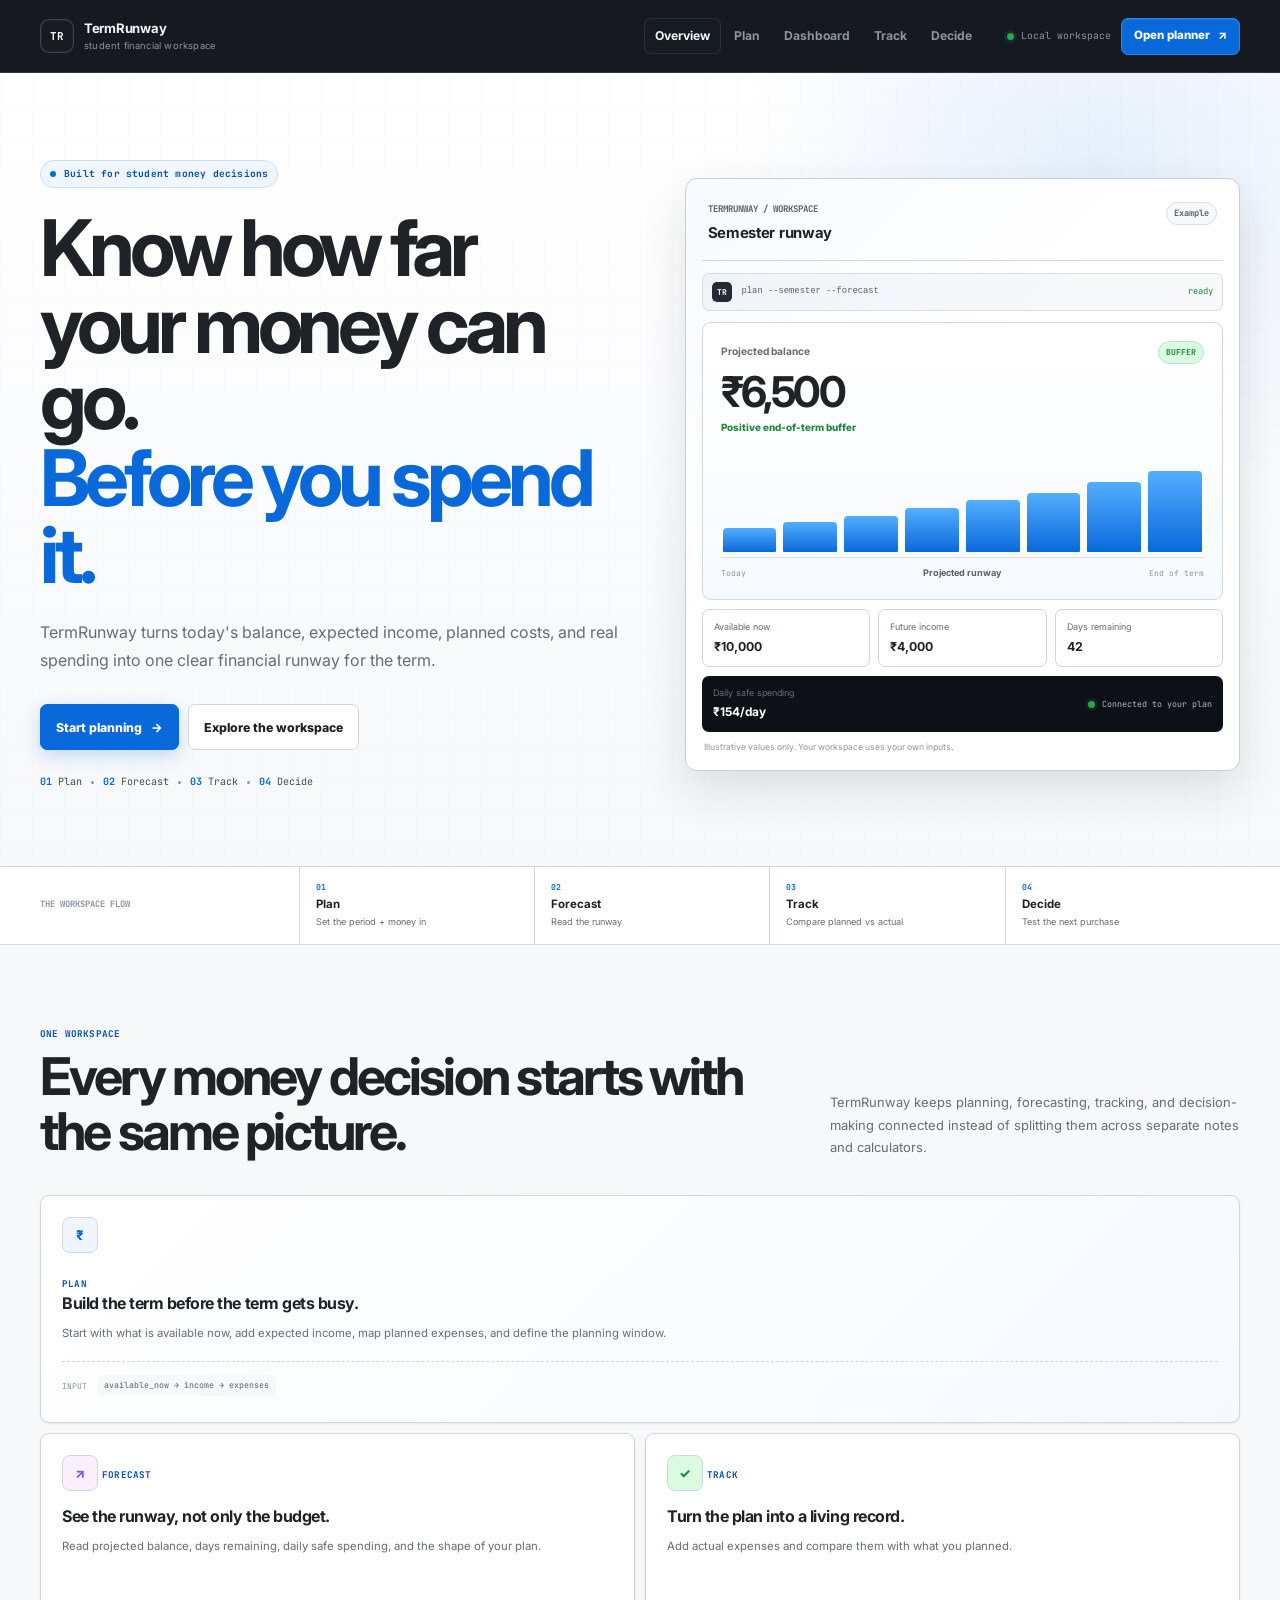
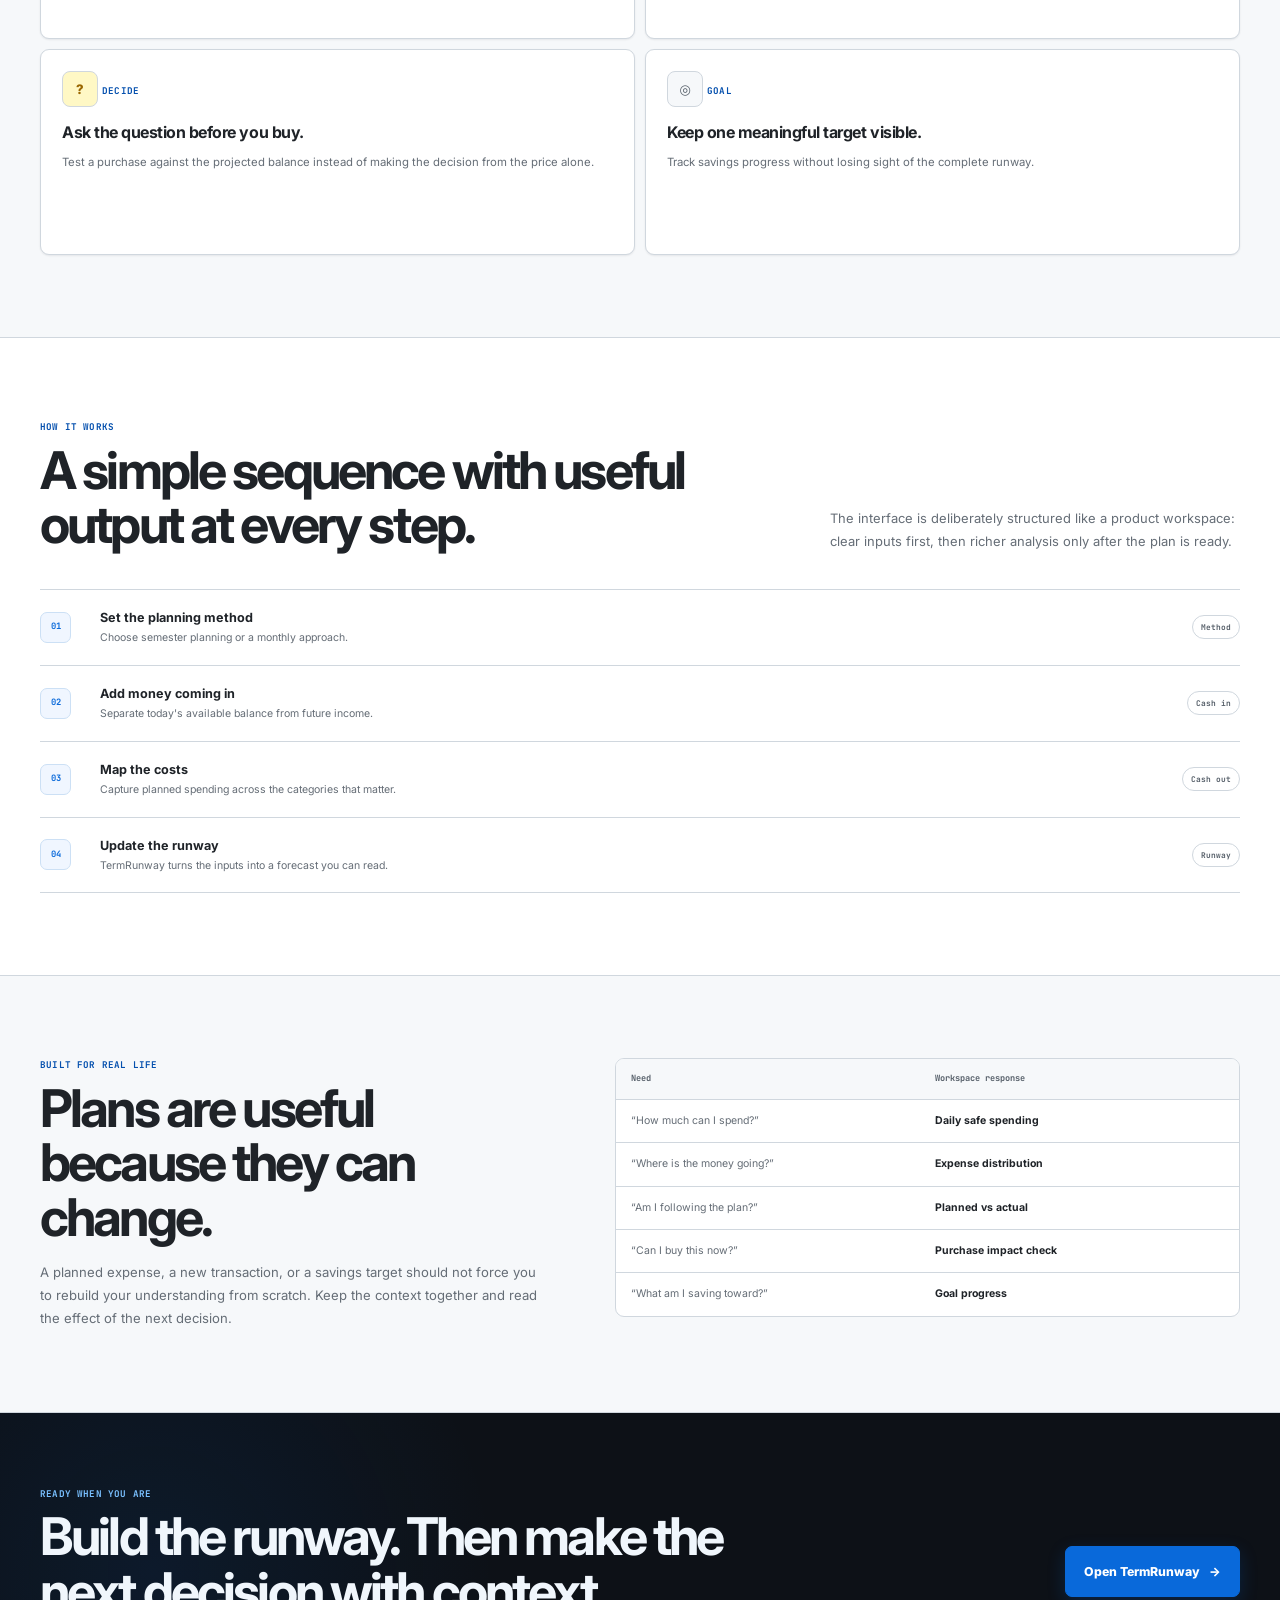
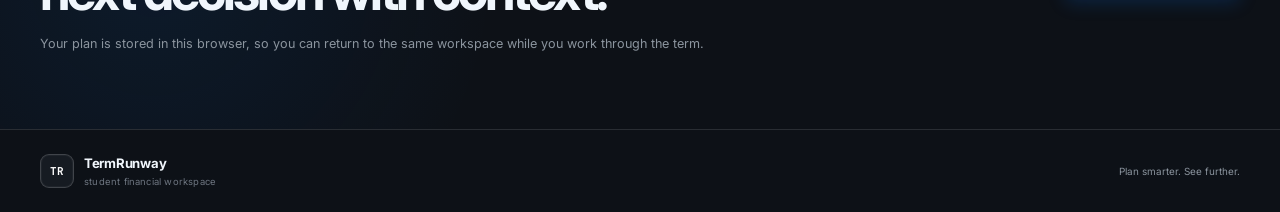
<file: home.html>
<!DOCTYPE html>
<html lang="en">
<head>
    <meta charset="UTF-8">
    <meta name="viewport" content="width=device-width, initial-scale=1.0">
    <meta
        name="description"
        content="TermRunway is a student financial workspace for planning a semester, forecasting a runway, tracking spending, checking purchases, and following savings goals."
    >
    <title>TermRunway — Student Financial Workspace</title>

    <link rel="preconnect" href="https://fonts.googleapis.com">
    <link rel="preconnect" href="https://fonts.gstatic.com" crossorigin>
    <link
        href="https://fonts.googleapis.com/css2?family=Inter:wght@400;500;600;700;800&family=JetBrains+Mono:wght@500;600;700&display=swap"
        rel="stylesheet"
    >
    <link rel="stylesheet" href="css/theme.css">
    <link rel="stylesheet" href="css/home.css">
</head>

<body>
    <header class="home-header">
        <div class="home-container home-header-inner">
            <a class="home-brand" href="home.html" aria-label="TermRunway home">
                <span class="brand-mark">TR</span>
                <span class="brand-lockup">
                    <strong>TermRunway</strong>
                    <small>student financial workspace</small>
                </span>
            </a>

            <nav class="home-nav" aria-label="Primary navigation">
                <a class="active" href="home.html">Overview</a>
                <a href="index.html#planner">Plan</a>
                <a href="index.html#runway-summary">Dashboard</a>
                <a href="index.html#tracking">Track</a>
                <a href="index.html#decisions">Decide</a>
            </nav>

            <div class="home-header-actions">
                <span class="workspace-status">
                    <span class="workspace-dot" aria-hidden="true"></span>
                    Local workspace
                </span>
                <a class="home-nav-cta" href="index.html#planner">
                    Open planner
                    <span aria-hidden="true">↗</span>
                </a>
            </div>
        </div>
    </header>

    <main>
        <section class="home-hero">
            <div class="home-container home-hero-grid">
                <div class="hero-copy-wrap">
                    <div class="eyebrow-chip">
                        <span class="eyebrow-dot" aria-hidden="true"></span>
                        Built for student money decisions
                    </div>

                    <h1>
                        Know how far your money can go.
                        <span>Before you spend it.</span>
                    </h1>

                    <p class="home-lead">
                        TermRunway turns today's balance, expected income, planned costs,
                        and real spending into one clear financial runway for the term.
                    </p>

                    <div class="hero-actions">
                        <a class="home-btn primary" href="index.html#planner">
                            Start planning
                            <span aria-hidden="true">→</span>
                        </a>
                        <a class="home-btn secondary" href="#workspace">
                            Explore the workspace
                        </a>
                    </div>

                    <div class="hero-proof-row" aria-label="Product flow">
                        <span><strong>01</strong> Plan</span>
                        <i aria-hidden="true"></i>
                        <span><strong>02</strong> Forecast</span>
                        <i aria-hidden="true"></i>
                        <span><strong>03</strong> Track</span>
                        <i aria-hidden="true"></i>
                        <span><strong>04</strong> Decide</span>
                    </div>
                </div>

                <aside class="dashboard-preview" aria-label="Illustrative TermRunway dashboard preview">
                    <div class="preview-topbar">
                        <div>
                            <span class="preview-kicker">TERMRUNWAY / WORKSPACE</span>
                            <strong>Semester runway</strong>
                        </div>
                        <span class="preview-status">Example</span>
                    </div>

                    <div class="preview-command">
                        <span>TR</span>
                        <code>plan --semester --forecast</code>
                        <span class="command-ok">ready</span>
                    </div>

                    <div class="preview-balance-card">
                        <div class="preview-balance-heading">
                            <span>Projected balance</span>
                            <span class="balance-pill">BUFFER</span>
                        </div>
                        <strong>₹6,500</strong>
                        <small>Positive end-of-term buffer</small>

                        <div class="preview-bars" aria-hidden="true">
                            <span style="height: 26%"></span>
                            <span style="height: 33%"></span>
                            <span style="height: 39%"></span>
                            <span style="height: 48%"></span>
                            <span style="height: 57%"></span>
                            <span style="height: 64%"></span>
                            <span style="height: 76%"></span>
                            <span style="height: 88%"></span>
                        </div>

                        <div class="preview-axis">
                            <span>Today</span>
                            <strong>Projected runway</strong>
                            <span>End of term</span>
                        </div>
                    </div>

                    <div class="preview-metrics">
                        <div>
                            <span>Available now</span>
                            <strong>₹10,000</strong>
                        </div>
                        <div>
                            <span>Future income</span>
                            <strong>₹4,000</strong>
                        </div>
                        <div>
                            <span>Days remaining</span>
                            <strong>42</strong>
                        </div>
                    </div>

                    <div class="preview-foot">
                        <div>
                            <span>Daily safe spending</span>
                            <strong>₹154/day</strong>
                        </div>
                        <div class="preview-live">
                            <span class="live-dot" aria-hidden="true"></span>
                            Connected to your plan
                        </div>
                    </div>

                    <p class="preview-note">
                        Illustrative values only. Your workspace uses your own inputs.
                    </p>
                </aside>
            </div>
        </section>

        <section class="product-strip" aria-label="TermRunway workflow">
            <div class="home-container product-strip-grid">
                <div class="strip-label">THE WORKSPACE FLOW</div>
                <a href="index.html#planner">
                    <span>01</span>
                    <strong>Plan</strong>
                    <small>Set the period + money in</small>
                </a>
                <a href="index.html#runway-summary">
                    <span>02</span>
                    <strong>Forecast</strong>
                    <small>Read the runway</small>
                </a>
                <a href="index.html#tracking">
                    <span>03</span>
                    <strong>Track</strong>
                    <small>Compare planned vs actual</small>
                </a>
                <a href="index.html#decisions">
                    <span>04</span>
                    <strong>Decide</strong>
                    <small>Test the next purchase</small>
                </a>
            </div>
        </section>

        <section class="home-section" id="workspace">
            <div class="home-container">
                <div class="section-heading">
                    <div>
                        <p class="home-eyebrow">ONE WORKSPACE</p>
                        <h2>Every money decision starts with the same picture.</h2>
                    </div>
                    <p>
                        TermRunway keeps planning, forecasting, tracking, and decision-making
                        connected instead of splitting them across separate notes and calculators.
                    </p>
                </div>

                <div class="workspace-grid">
                    <article class="workspace-card workspace-card-large">
                        <div class="card-icon blue" aria-hidden="true">₹</div>
                        <div class="workspace-card-copy">
                            <span class="card-label">PLAN</span>
                            <h3>Build the term before the term gets busy.</h3>
                            <p>
                                Start with what is available now, add expected income,
                                map planned expenses, and define the planning window.
                            </p>
                        </div>
                        <div class="card-terminal" aria-hidden="true">
                            <span>INPUT</span>
                            <code>available_now → income → expenses</code>
                        </div>
                    </article>

                    <article class="workspace-card">
                        <div class="card-icon purple" aria-hidden="true">↗</div>
                        <span class="card-label">FORECAST</span>
                        <h3>See the runway, not only the budget.</h3>
                        <p>
                            Read projected balance, days remaining, daily safe spending,
                            and the shape of your plan.
                        </p>
                    </article>

                    <article class="workspace-card">
                        <div class="card-icon green" aria-hidden="true">✓</div>
                        <span class="card-label">TRACK</span>
                        <h3>Turn the plan into a living record.</h3>
                        <p>
                            Add actual expenses and compare them with what you planned.
                        </p>
                    </article>

                    <article class="workspace-card">
                        <div class="card-icon orange" aria-hidden="true">?</div>
                        <span class="card-label">DECIDE</span>
                        <h3>Ask the question before you buy.</h3>
                        <p>
                            Test a purchase against the projected balance instead of
                            making the decision from the price alone.
                        </p>
                    </article>

                    <article class="workspace-card">
                        <div class="card-icon slate" aria-hidden="true">◎</div>
                        <span class="card-label">GOAL</span>
                        <h3>Keep one meaningful target visible.</h3>
                        <p>
                            Track savings progress without losing sight of the complete runway.
                        </p>
                    </article>
                </div>
            </div>
        </section>

        <section class="home-section section-tinted">
            <div class="home-container">
                <div class="section-heading">
                    <div>
                        <p class="home-eyebrow">HOW IT WORKS</p>
                        <h2>A simple sequence with useful output at every step.</h2>
                    </div>
                    <p>
                        The interface is deliberately structured like a product workspace:
                        clear inputs first, then richer analysis only after the plan is ready.
                    </p>
                </div>

                <div class="workflow-list">
                    <article class="workflow-row">
                        <span class="workflow-index">01</span>
                        <div>
                            <strong>Set the planning method</strong>
                            <p>Choose semester planning or a monthly approach.</p>
                        </div>
                        <span class="workflow-output">Method</span>
                    </article>

                    <article class="workflow-row">
                        <span class="workflow-index">02</span>
                        <div>
                            <strong>Add money coming in</strong>
                            <p>Separate today's available balance from future income.</p>
                        </div>
                        <span class="workflow-output">Cash in</span>
                    </article>

                    <article class="workflow-row">
                        <span class="workflow-index">03</span>
                        <div>
                            <strong>Map the costs</strong>
                            <p>Capture planned spending across the categories that matter.</p>
                        </div>
                        <span class="workflow-output">Cash out</span>
                    </article>

                    <article class="workflow-row">
                        <span class="workflow-index">04</span>
                        <div>
                            <strong>Update the runway</strong>
                            <p>TermRunway turns the inputs into a forecast you can read.</p>
                        </div>
                        <span class="workflow-output">Runway</span>
                    </article>
                </div>
            </div>
        </section>

        <section class="home-section">
            <div class="home-container comparison-panel">
                <div>
                    <p class="home-eyebrow">BUILT FOR REAL LIFE</p>
                    <h2>Plans are useful because they can change.</h2>
                    <p>
                        A planned expense, a new transaction, or a savings target should not
                        force you to rebuild your understanding from scratch. Keep the context
                        together and read the effect of the next decision.
                    </p>
                </div>

                <div class="comparison-table" aria-label="TermRunway product areas">
                    <div class="comparison-table-head">
                        <span>Need</span>
                        <span>Workspace response</span>
                    </div>
                    <div>
                        <span>“How much can I spend?”</span>
                        <strong>Daily safe spending</strong>
                    </div>
                    <div>
                        <span>“Where is the money going?”</span>
                        <strong>Expense distribution</strong>
                    </div>
                    <div>
                        <span>“Am I following the plan?”</span>
                        <strong>Planned vs actual</strong>
                    </div>
                    <div>
                        <span>“Can I buy this now?”</span>
                        <strong>Purchase impact check</strong>
                    </div>
                    <div>
                        <span>“What am I saving toward?”</span>
                        <strong>Goal progress</strong>
                    </div>
                </div>
            </div>
        </section>

        <section class="home-cta">
            <div class="home-container home-cta-inner">
                <div>
                    <p class="home-eyebrow">READY WHEN YOU ARE</p>
                    <h2>Build the runway. Then make the next decision with context.</h2>
                    <p>
                        Your plan is stored in this browser, so you can return to the same
                        workspace while you work through the term.
                    </p>
                </div>

                <a class="home-btn primary large" href="index.html#planner">
                    Open TermRunway
                    <span aria-hidden="true">→</span>
                </a>
            </div>
        </section>
    </main>

    <footer class="home-footer">
        <div class="home-container footer-inner">
            <a class="home-brand" href="home.html" aria-label="TermRunway home">
                <span class="brand-mark">TR</span>
                <span class="brand-lockup">
                    <strong>TermRunway</strong>
                    <small>student financial workspace</small>
                </span>
            </a>
            <p>Plan smarter. See further.</p>
        </div>
    </footer>
</body>
</html>
</file>
<file: css/theme.css>
:root {
    --bg: #f6f8fa;
    --surface: #ffffff;
    --surface-subtle: #f6f8fa;
    --surface-muted: #eef1f4;
    --surface-blue: #f0f6ff;

    --text: #1f2328;
    --muted: #656d76;
    --muted-strong: #424a53;

    --border: #d0d7de;
    --border-strong: #afb8c1;

    --primary: #0969da;
    --primary-strong: #0550ae;
    --primary-soft: #ddf4ff;

    --success: #1f883d;
    --success-soft: #dafbe1;

    --warning: #9a6700;
    --warning-soft: #fff8c5;

    --danger: #cf222e;
    --danger-soft: #ffebe9;

    --ink: #0d1117;
    --white: #ffffff;

    --shadow-sm: 0 1px 2px rgba(27, 31, 36, 0.08);
    --shadow-md: 0 8px 24px rgba(27, 31, 36, 0.08);
    --shadow-lg: 0 18px 45px rgba(27, 31, 36, 0.12);

    --radius-sm: 6px;
    --radius-md: 8px;
    --radius-lg: 12px;
    --radius-xl: 16px;
    --radius-pill: 999px;

    --ease: cubic-bezier(0.22, 1, 0.36, 1);

    --input-border: #d0d7de;
    --grid-line: #eaeef2;

    --home-bg: var(--bg);
    --home-surface: var(--surface);
    --home-surface-soft: var(--surface-subtle);
    --home-text: var(--text);
    --home-muted: var(--muted);
    --home-border: var(--border);
    --home-primary: var(--primary);
    --home-primary-dark: var(--primary-strong);
    --home-success: var(--success);
    --home-warning: var(--warning);
    --home-danger: var(--danger);
    --home-shadow: var(--shadow-lg);
    --home-shadow-soft: var(--shadow-md);

    --home-radius-sm: var(--radius-sm);
    --home-radius-md: var(--radius-md);
    --home-radius-lg: var(--radius-lg);
    --home-radius-xl: var(--radius-xl);
    --home-radius-2xl: 20px;
    --home-radius-pill: var(--radius-pill);

    --home-ease: var(--ease);
}

* {
    box-sizing: border-box;
}

html {
    scroll-behavior: smooth;
}

body,
button,
input,
select {
    font-family:
        Inter,
        ui-sans-serif,
        system-ui,
        -apple-system,
        BlinkMacSystemFont,
        "Segoe UI",
        sans-serif;
}

button,
input,
select {
    font: inherit;
}

button {
    cursor: pointer;
}

::selection {
    background: rgba(9, 105, 218, 0.17);
    color: var(--text);
}

button:focus-visible,
a:focus-visible,
input:focus-visible,
select:focus-visible {
    outline: 3px solid rgba(9, 105, 218, 0.22);
    outline-offset: 2px;
}

@media (prefers-reduced-motion: reduce) {
    html {
        scroll-behavior: auto;
    }

    *,
    *::before,
    *::after {
        animation-duration: 0.01ms !important;
        animation-iteration-count: 1 !important;
        transition-duration: 0.01ms !important;
    }
}
</file>
<file: css/home.css>
:root {
    --home-max: 1200px;
}

body {
    margin: 0;
    color: var(--text);
    background: var(--bg);
    line-height: 1.55;
}

a {
    color: inherit;
}

.home-container {
    width: min(var(--home-max), calc(100% - 40px));
    margin: 0 auto;
}

.home-header {
    position: sticky;
    top: 0;
    z-index: 100;
    color: #f0f6fc;
    background: rgba(13, 17, 23, 0.96);
    border-bottom: 1px solid rgba(240, 246, 252, 0.12);
    backdrop-filter: blur(16px);
}

.home-header-inner {
    min-height: 72px;
    display: flex;
    align-items: center;
    gap: 24px;
}

.home-brand {
    display: inline-flex;
    align-items: center;
    gap: 10px;
    min-width: 230px;
    text-decoration: none;
}

.brand-mark {
    display: inline-grid;
    width: 34px;
    height: 34px;
    place-items: center;
    border: 1px solid rgba(255, 255, 255, 0.18);
    border-radius: 9px;
    color: #ffffff;
    background: #161b22;
    box-shadow: inset 0 0 0 1px rgba(255, 255, 255, 0.04);
    font-family: "JetBrains Mono", ui-monospace, monospace;
    font-size: 0.68rem;
    font-weight: 700;
    letter-spacing: 0.03em;
}

.brand-lockup {
    display: grid;
    gap: 1px;
}

.brand-lockup strong {
    font-size: 0.82rem;
    letter-spacing: -0.02em;
}

.brand-lockup small {
    color: #8b949e;
    font-size: 0.59rem;
    letter-spacing: 0.02em;
}

.home-nav {
    display: flex;
    align-items: center;
    gap: 2px;
    margin-left: auto;
}

.home-nav a {
    padding: 8px 10px;
    border: 1px solid transparent;
    border-radius: 7px;
    color: #8b949e;
    text-decoration: none;
    font-size: 0.76rem;
    font-weight: 700;
    transition: color 0.16s ease, background 0.16s ease, border-color 0.16s ease;
}

.home-nav a:hover,
.home-nav a.active {
    color: #f0f6fc;
    background: #161b22;
    border-color: rgba(240, 246, 252, 0.1);
}

.home-header-actions {
    display: flex;
    align-items: center;
    gap: 10px;
}

.workspace-status {
    display: inline-flex;
    align-items: center;
    gap: 7px;
    color: #8b949e;
    font-family: "JetBrains Mono", ui-monospace, monospace;
    font-size: 0.61rem;
    white-space: nowrap;
}

.workspace-dot,
.live-dot {
    width: 7px;
    height: 7px;
    border-radius: 50%;
    background: #2da44e;
    box-shadow: 0 0 0 3px rgba(45, 164, 78, 0.12);
}

.home-nav-cta {
    display: inline-flex;
    align-items: center;
    justify-content: center;
    gap: 8px;
    min-height: 37px;
    padding: 8px 12px;
    border: 1px solid #2f81f7;
    border-radius: 7px;
    color: #ffffff;
    background: #0969da;
    text-decoration: none;
    font-size: 0.72rem;
    font-weight: 800;
    box-shadow: 0 1px 0 rgba(255, 255, 255, 0.08) inset;
    transition: transform 0.16s ease, background 0.16s ease;
}

.home-nav-cta:hover {
    transform: translateY(-1px);
    background: #0550ae;
}

.home-hero {
    position: relative;
    overflow: hidden;
    padding: 86px 0 76px;
    background:
        radial-gradient(circle at 86% 12%, rgba(9, 105, 218, 0.10), transparent 28%),
        linear-gradient(180deg, #ffffff 0%, #f6f8fa 100%);
    border-bottom: 1px solid var(--border);
}

.home-hero::before {
    content: "";
    position: absolute;
    inset: 0;
    pointer-events: none;
    opacity: 0.42;
    background-image:
        linear-gradient(rgba(31, 35, 40, 0.035) 1px, transparent 1px),
        linear-gradient(90deg, rgba(31, 35, 40, 0.035) 1px, transparent 1px);
    background-size: 32px 32px;
}

.home-hero-grid {
    position: relative;
    display: grid;
    grid-template-columns: minmax(0, 1fr) minmax(460px, 0.96fr);
    gap: 66px;
    align-items: center;
}

.hero-copy-wrap {
    max-width: 680px;
}

.eyebrow-chip {
    display: inline-flex;
    align-items: center;
    gap: 8px;
    padding: 6px 9px;
    border: 1px solid #cce0f5;
    border-radius: var(--radius-pill);
    color: var(--primary-strong);
    background: #f0f6ff;
    font-family: "JetBrains Mono", ui-monospace, monospace;
    font-size: 0.6rem;
    font-weight: 700;
    letter-spacing: 0.02em;
}

.eyebrow-dot {
    width: 6px;
    height: 6px;
    border-radius: 50%;
    background: var(--primary);
}

.hero-copy-wrap h1 {
    margin: 22px 0 0;
    max-width: 760px;
    font-size: clamp(3.05rem, 6.1vw, 5.65rem);
    line-height: 0.98;
    letter-spacing: -0.065em;
}

.hero-copy-wrap h1 span {
    display: block;
    color: var(--primary);
}

.home-lead {
    max-width: 620px;
    margin: 25px 0 0;
    color: var(--muted);
    font-size: 1rem;
    line-height: 1.76;
}

.hero-actions {
    display: flex;
    flex-wrap: wrap;
    gap: 9px;
    margin-top: 30px;
}

.home-btn {
    display: inline-flex;
    align-items: center;
    justify-content: center;
    gap: 9px;
    min-height: 46px;
    padding: 10px 15px;
    border: 1px solid transparent;
    border-radius: 7px;
    text-decoration: none;
    font-size: 0.77rem;
    font-weight: 800;
    transition:
        transform 0.16s ease,
        background 0.16s ease,
        border-color 0.16s ease,
        box-shadow 0.16s ease;
}

.home-btn:hover {
    transform: translateY(-2px);
}

.home-btn.primary {
    color: #ffffff;
    background: var(--primary);
    border-color: var(--primary);
    box-shadow: 0 6px 18px rgba(9, 105, 218, 0.22);
}

.home-btn.primary:hover {
    background: var(--primary-strong);
    border-color: var(--primary-strong);
}

.home-btn.secondary {
    color: var(--text);
    background: #ffffff;
    border-color: var(--border);
}

.home-btn.secondary:hover {
    border-color: var(--border-strong);
    background: #f6f8fa;
}

.home-btn.large {
    min-height: 51px;
    padding-inline: 18px;
}

.hero-proof-row {
    display: flex;
    align-items: center;
    flex-wrap: wrap;
    gap: 9px;
    margin-top: 24px;
    color: var(--muted-strong);
    font-family: "JetBrains Mono", ui-monospace, monospace;
    font-size: 0.63rem;
}

.hero-proof-row span {
    display: inline-flex;
    align-items: center;
    gap: 6px;
}

.hero-proof-row strong {
    color: var(--primary);
}

.hero-proof-row i {
    width: 3px;
    height: 3px;
    border-radius: 50%;
    background: #8c959f;
}

.dashboard-preview {
    position: relative;
    padding: 16px;
    overflow: hidden;
    border: 1px solid #c6d0da;
    border-radius: 12px;
    background: #ffffff;
    box-shadow: var(--shadow-lg);
}

.dashboard-preview::before {
    content: "";
    position: absolute;
    inset: 0;
    pointer-events: none;
    background: linear-gradient(135deg, rgba(9, 105, 218, 0.035), transparent 44%);
}

.preview-topbar {
    position: relative;
    display: flex;
    align-items: flex-start;
    justify-content: space-between;
    gap: 20px;
    padding: 7px 6px 15px;
    border-bottom: 1px solid var(--border);
}

.preview-kicker {
    display: block;
    margin-bottom: 4px;
    color: #57606a;
    font-family: "JetBrains Mono", ui-monospace, monospace;
    font-size: 0.57rem;
    font-weight: 700;
}

.preview-topbar strong {
    font-size: 0.93rem;
    letter-spacing: -0.02em;
}

.preview-status {
    padding: 4px 7px;
    border: 1px solid #d8dee4;
    border-radius: var(--radius-pill);
    color: #57606a;
    font-family: "JetBrains Mono", ui-monospace, monospace;
    font-size: 0.54rem;
    font-weight: 700;
    background: #f6f8fa;
}

.preview-command {
    display: grid;
    grid-template-columns: auto 1fr auto;
    gap: 10px;
    align-items: center;
    margin-top: 12px;
    padding: 8px 9px;
    border: 1px solid #d8dee4;
    border-radius: 7px;
    background: #f6f8fa;
    color: #57606a;
    font-family: "JetBrains Mono", ui-monospace, monospace;
    font-size: 0.55rem;
}

.preview-command > span:first-child {
    display: inline-grid;
    width: 20px;
    height: 20px;
    place-items: center;
    border-radius: 5px;
    color: #ffffff;
    background: #24292f;
    font-size: 0.5rem;
    font-weight: 700;
}

.preview-command code {
    overflow: hidden;
    text-overflow: ellipsis;
    white-space: nowrap;
}

.command-ok {
    color: var(--success);
}

.preview-balance-card {
    position: relative;
    margin-top: 11px;
    padding: 18px;
    border: 1px solid #cbd8e5;
    border-radius: 9px;
    background:
        linear-gradient(180deg, #ffffff 0%, #f6faff 100%);
}

.preview-balance-heading {
    display: flex;
    align-items: center;
    justify-content: space-between;
    gap: 16px;
}

.preview-balance-heading span:first-child {
    color: var(--muted);
    font-size: 0.64rem;
    font-weight: 700;
}

.balance-pill {
    padding: 4px 7px;
    border: 1px solid #bde3c7;
    border-radius: var(--radius-pill);
    color: var(--success);
    background: var(--success-soft);
    font-family: "JetBrains Mono", ui-monospace, monospace;
    font-size: 0.51rem;
    font-weight: 700;
}

.preview-balance-card > strong {
    display: block;
    margin-top: 8px;
    font-size: 2.65rem;
    line-height: 0.95;
    letter-spacing: -0.06em;
}

.preview-balance-card > small {
    display: block;
    margin-top: 8px;
    color: var(--success);
    font-size: 0.62rem;
    font-weight: 800;
}

.preview-bars {
    display: flex;
    align-items: flex-end;
    gap: 7px;
    height: 106px;
    margin-top: 17px;
    padding: 8px 2px 5px;
    border-bottom: 1px solid #d8dee4;
}

.preview-bars span {
    flex: 1;
    min-width: 8px;
    border-radius: 4px 4px 1px 1px;
    background: linear-gradient(180deg, #54aeff 0%, #0969da 100%);
}

.preview-axis {
    display: grid;
    grid-template-columns: 1fr auto 1fr;
    align-items: center;
    gap: 10px;
    margin-top: 8px;
}

.preview-axis span {
    color: #8c959f;
    font-family: "JetBrains Mono", ui-monospace, monospace;
    font-size: 0.5rem;
}

.preview-axis span:last-child {
    text-align: right;
}

.preview-axis strong {
    color: #57606a;
    font-size: 0.57rem;
    text-align: center;
}

.preview-metrics {
    display: grid;
    grid-template-columns: repeat(3, 1fr);
    gap: 8px;
    margin-top: 9px;
}

.preview-metrics > div {
    padding: 10px 11px;
    border: 1px solid var(--border);
    border-radius: 7px;
    background: #ffffff;
}

.preview-metrics span,
.preview-foot span {
    display: block;
    color: var(--muted);
    font-size: 0.56rem;
}

.preview-metrics strong {
    display: block;
    margin-top: 4px;
    font-size: 0.77rem;
}

.preview-foot {
    display: flex;
    align-items: center;
    justify-content: space-between;
    gap: 12px;
    margin-top: 9px;
    padding: 10px 11px;
    border-radius: 7px;
    color: #ffffff;
    background: #0d1117;
}

.preview-foot strong {
    display: block;
    margin-top: 3px;
    font-size: 0.74rem;
}

.preview-live {
    display: inline-flex;
    align-items: center;
    gap: 7px;
    color: #b1bac4;
    font-family: "JetBrains Mono", ui-monospace, monospace;
    font-size: 0.52rem;
    white-space: nowrap;
}

.preview-note {
    margin: 9px 2px 0;
    color: #8c959f;
    font-size: 0.54rem;
}

.product-strip {
    border-bottom: 1px solid var(--border);
    background: #ffffff;
}

.product-strip-grid {
    display: grid;
    grid-template-columns: 1.1fr repeat(4, 1fr);
    align-items: stretch;
}

.strip-label {
    display: flex;
    align-items: center;
    padding: 18px 16px 18px 0;
    color: #8c959f;
    font-family: "JetBrains Mono", ui-monospace, monospace;
    font-size: 0.55rem;
    font-weight: 700;
}

.product-strip-grid a {
    display: grid;
    gap: 2px;
    padding: 14px 16px;
    border-left: 1px solid var(--border);
    text-decoration: none;
    transition: background 0.16s ease;
}

.product-strip-grid a:hover {
    background: #f6f8fa;
}

.product-strip-grid a span {
    color: var(--primary);
    font-family: "JetBrains Mono", ui-monospace, monospace;
    font-size: 0.51rem;
    font-weight: 700;
}

.product-strip-grid a strong {
    font-size: 0.72rem;
}

.product-strip-grid a small {
    color: var(--muted);
    font-size: 0.57rem;
}

.home-section {
    padding: 82px 0;
}

.section-tinted {
    border-top: 1px solid var(--border);
    border-bottom: 1px solid var(--border);
    background: #ffffff;
}

.section-heading {
    display: grid;
    grid-template-columns: minmax(0, 1fr) minmax(320px, 0.57fr);
    gap: 72px;
    align-items: end;
    margin-bottom: 36px;
}

.home-eyebrow,
.card-label {
    margin: 0 0 9px;
    color: var(--primary-strong);
    font-family: "JetBrains Mono", ui-monospace, monospace;
    font-size: 0.58rem;
    font-weight: 700;
    letter-spacing: 0.02em;
}

.section-heading h2,
.comparison-panel h2,
.home-cta h2 {
    margin: 0;
    font-size: clamp(2rem, 4.4vw, 3.25rem);
    line-height: 1.05;
    letter-spacing: -0.055em;
}

.section-heading > p {
    margin: 0;
    color: var(--muted);
    font-size: 0.81rem;
    line-height: 1.75;
}

.workspace-grid {
    display: grid;
    grid-template-columns: repeat(2, 1fr);
    gap: 10px;
}

.workspace-card {
    position: relative;
    min-height: 206px;
    padding: 21px;
    overflow: hidden;
    border: 1px solid var(--border);
    border-radius: 9px;
    background: #ffffff;
    box-shadow: var(--shadow-sm);
    transition:
        transform 0.16s ease,
        border-color 0.16s ease,
        box-shadow 0.16s ease;
}

.workspace-card:hover {
    transform: translateY(-2px);
    border-color: #afb8c1;
    box-shadow: var(--shadow-md);
}

.workspace-card-large {
    grid-column: span 2;
    min-height: 228px;
    background:
        linear-gradient(135deg, #ffffff 0%, #f5f9ff 100%);
}

.card-icon {
    display: inline-grid;
    width: 36px;
    height: 36px;
    place-items: center;
    margin-bottom: 16px;
    border: 1px solid var(--border);
    border-radius: 8px;
    font-size: 0.82rem;
    font-weight: 800;
}

.card-icon.blue {
    color: var(--primary);
    background: #f0f6ff;
}

.card-icon.purple {
    color: #8250df;
    background: #fbefff;
}

.card-icon.green {
    color: var(--success);
    background: var(--success-soft);
}

.card-icon.orange {
    color: var(--warning);
    background: var(--warning-soft);
}

.card-icon.slate {
    color: #57606a;
    background: #f6f8fa;
}

.workspace-card h3 {
    margin: 0;
    max-width: 580px;
    font-size: 1rem;
    line-height: 1.24;
    letter-spacing: -0.03em;
}

.workspace-card p {
    max-width: 650px;
    margin: 10px 0 0;
    color: var(--muted);
    font-size: 0.71rem;
    line-height: 1.72;
}

.card-terminal {
    display: flex;
    align-items: center;
    gap: 10px;
    margin-top: 18px;
    padding-top: 13px;
    border-top: 1px dashed var(--border);
}

.card-terminal span {
    color: #8c959f;
    font-family: "JetBrains Mono", ui-monospace, monospace;
    font-size: 0.5rem;
}

.card-terminal code {
    padding: 4px 7px;
    overflow: hidden;
    text-overflow: ellipsis;
    border-radius: 5px;
    color: #57606a;
    background: #f6f8fa;
    font-family: "JetBrains Mono", ui-monospace, monospace;
    font-size: 0.52rem;
    white-space: nowrap;
}

.workflow-list {
    border-top: 1px solid var(--border);
}

.workflow-row {
    display: grid;
    grid-template-columns: 42px minmax(0, 1fr) auto;
    gap: 18px;
    align-items: center;
    padding: 18px 0;
    border-bottom: 1px solid var(--border);
}

.workflow-index {
    display: inline-grid;
    width: 31px;
    height: 31px;
    place-items: center;
    border: 1px solid #cce0f5;
    border-radius: 7px;
    color: var(--primary);
    background: #f0f6ff;
    font-family: "JetBrains Mono", ui-monospace, monospace;
    font-size: 0.55rem;
    font-weight: 700;
}

.workflow-row strong {
    display: block;
    font-size: 0.79rem;
}

.workflow-row p {
    margin: 3px 0 0;
    color: var(--muted);
    font-size: 0.66rem;
}

.workflow-output {
    padding: 5px 8px;
    border: 1px solid var(--border);
    border-radius: var(--radius-pill);
    color: #57606a;
    background: #ffffff;
    font-family: "JetBrains Mono", ui-monospace, monospace;
    font-size: 0.49rem;
    font-weight: 700;
}

.comparison-panel {
    display: grid;
    grid-template-columns: minmax(0, 0.9fr) minmax(420px, 1.1fr);
    gap: 64px;
    align-items: start;
}

.comparison-panel > div > p:last-child {
    max-width: 560px;
    margin: 15px 0 0;
    color: var(--muted);
    font-size: 0.82rem;
    line-height: 1.76;
}

.comparison-table {
    overflow: hidden;
    border: 1px solid var(--border);
    border-radius: 9px;
    background: #ffffff;
}

.comparison-table > div {
    display: grid;
    grid-template-columns: 1fr 1fr;
    gap: 14px;
    padding: 13px 15px;
    border-top: 1px solid var(--border);
}

.comparison-table > div:first-child {
    border-top: 0;
}

.comparison-table-head {
    color: #57606a;
    background: #f6f8fa;
    font-family: "JetBrains Mono", ui-monospace, monospace;
    font-size: 0.54rem;
    font-weight: 700;
}

.comparison-table > div:not(.comparison-table-head) span {
    color: var(--muted);
    font-size: 0.66rem;
}

.comparison-table strong {
    color: var(--text);
    font-size: 0.66rem;
}

.home-cta {
    padding: 74px 0;
    border-top: 1px solid var(--border);
    background:
        radial-gradient(circle at 12% 50%, rgba(9, 105, 218, 0.10), transparent 30%),
        #0d1117;
    color: #f0f6fc;
}

.home-cta-inner {
    display: flex;
    align-items: center;
    justify-content: space-between;
    gap: 42px;
}

.home-cta h2 {
    max-width: 760px;
    color: #f0f6fc;
}

.home-cta .home-eyebrow {
    color: #79c0ff;
}

.home-cta p:not(.home-eyebrow) {
    max-width: 680px;
    margin: 14px 0 0;
    color: #8b949e;
    font-size: 0.79rem;
    line-height: 1.74;
}

.home-footer {
    border-top: 1px solid rgba(240, 246, 252, 0.12);
    background: #0d1117;
    color: #8b949e;
}

.home-footer .home-brand {
    color: #f0f6fc;
}

.home-footer .brand-lockup small {
    color: #6e7681;
}

.footer-inner {
    display: flex;
    align-items: center;
    justify-content: space-between;
    gap: 18px;
    padding: 23px 0;
}

.footer-inner p {
    margin: 0;
    font-size: 0.62rem;
}

@media (max-width: 1040px) {
    .home-hero-grid {
        grid-template-columns: 1fr;
        gap: 44px;
    }

    .dashboard-preview {
        max-width: 760px;
    }

    .section-heading,
    .comparison-panel {
        gap: 38px;
    }

    .comparison-panel {
        grid-template-columns: 1fr;
    }
}

@media (max-width: 900px) {
    .home-nav {
        display: none;
    }

    .home-header-inner {
        justify-content: space-between;
    }

    .home-header-actions {
        margin-left: auto;
    }

    .workspace-grid {
        grid-template-columns: 1fr;
    }

    .workspace-card-large {
        grid-column: auto;
    }

    .section-heading {
        grid-template-columns: 1fr;
        gap: 14px;
    }

    .product-strip-grid {
        grid-template-columns: repeat(2, 1fr);
    }

    .strip-label {
        grid-column: span 2;
        padding-right: 0;
    }

    .product-strip-grid a {
        border-top: 1px solid var(--border);
    }
}

@media (max-width: 640px) {
    .home-container {
        width: min(var(--home-max), calc(100% - 24px));
    }

    .home-header-inner {
        min-height: 64px;
    }

    .home-brand {
        min-width: auto;
    }

    .brand-lockup small {
        display: none;
    }

    .workspace-status {
        display: none;
    }

    .home-nav-cta {
        min-height: 35px;
        padding-inline: 10px;
    }

    .home-hero {
        padding: 64px 0 58px;
    }

    .hero-copy-wrap h1 {
        font-size: clamp(2.85rem, 13vw, 4rem);
    }

    .home-lead {
        font-size: 0.9rem;
    }

    .dashboard-preview {
        padding: 12px;
    }

    .preview-metrics {
        grid-template-columns: 1fr;
    }

    .preview-foot {
        align-items: flex-start;
        flex-direction: column;
    }

    .home-section {
        padding: 64px 0;
    }

    .section-heading h2,
    .comparison-panel h2,
    .home-cta h2 {
        font-size: 2.05rem;
    }

    .workflow-row {
        grid-template-columns: 34px 1fr;
        gap: 12px;
    }

    .workflow-output {
        grid-column: 2;
        width: fit-content;
    }

    .comparison-table > div {
        grid-template-columns: 1fr;
        gap: 4px;
    }

    .home-cta-inner,
    .footer-inner {
        align-items: flex-start;
        flex-direction: column;
    }

    .product-strip-grid {
        grid-template-columns: 1fr;
    }

    .strip-label {
        grid-column: auto;
    }

    .product-strip-grid a {
        border-left: 0;
    }
}
</file>
